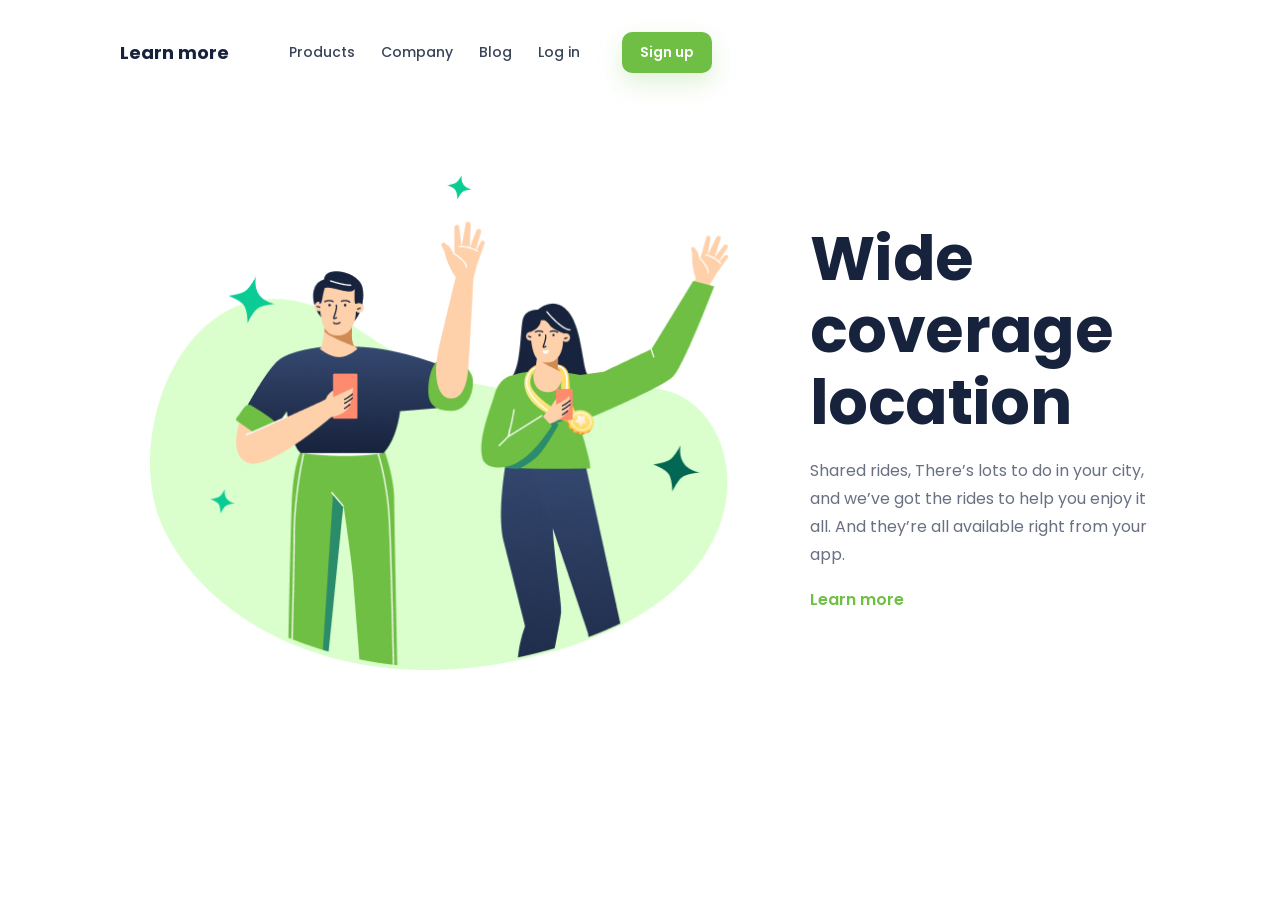
<file: index.html>
<!DOCTYPE html>
<html lang="pt-br">
<head>
  <meta charset="UTF-8" />
  <meta name="viewport" content="width=device-width, initial-scale=1.0" />
  <link rel="preconnect" href="https://fonts.googleapis.com">
  <link rel="preconnect" href="https://fonts.gstatic.com" crossorigin>
  <link href="https://fonts.googleapis.com/css2?family=Poppins:wght@400;500;700&display=swap" rel="stylesheet">
  <link rel="stylesheet" href="./styles.css" />
  <title>Wide coverage location</title>
</head>

<body>
  <header class="header">
    <div class="header__inner">
      <a class="logo" href="#">Learn more</a>

      <nav class="nav">
        <a class="nav__link" href="#">Products</a>
        <a class="nav__link" href="#">Company</a>
        <a class="nav__link" href="#">Blog</a>
        <a class="nav__link" href="#">Log in</a>
        <a class="btn btn--primary" href="#">Sign up</a>
      </nav>
    </div>
  </header>

  <main class="hero">
    <section class="hero__image">
      <img src="./illustration.png.jpg" alt="Ilustração">
    </section>

    <section class="hero__content">
      <h1>Wide coverage location</h1>
      <p>
        Shared rides, There’s lots to do in your city, and we’ve got the rides to help you enjoy it all.
        And they’re all available right from your app.
      </p>
      <a class="learn-more" href="#">Learn more</a>
    </section>
  </main>
</body>
</html>
</file>
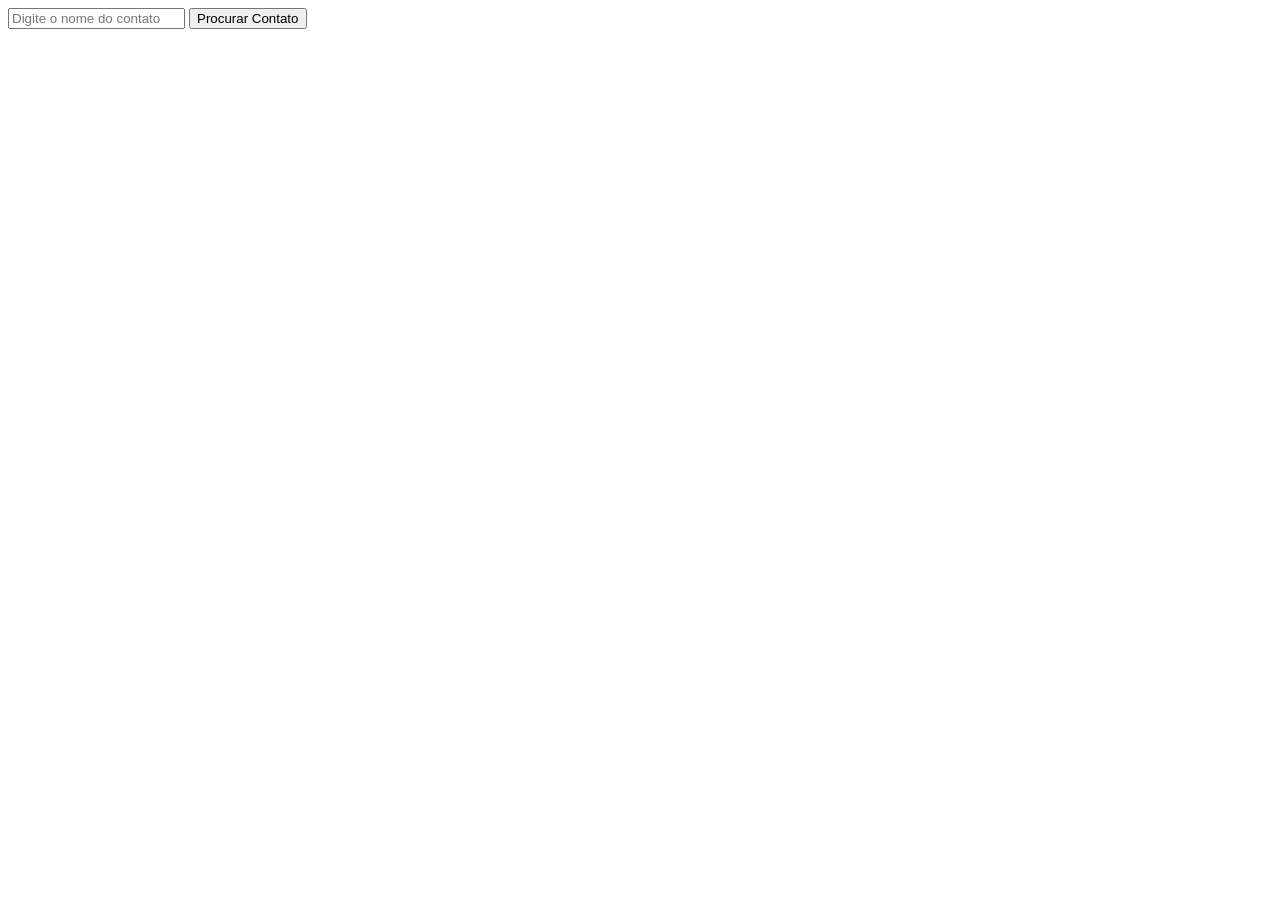
<file: For/index.html>
<!DOCTYPE html>
<html lang="pt-BR">

<head>
    <meta charset="UTF-8">
    <meta name="viewport" content="width=device-width, initial-scale=1.0">
    <title>Lista de Contatos</title>
</head>

<body>

    <input type="text" placeholder="Digite o nome do contato">

    <button onclick="search()">
        Procurar Contato
    </button>

    <p></p>

    <script src="script.js"></script>

</body>

</html>
</file>
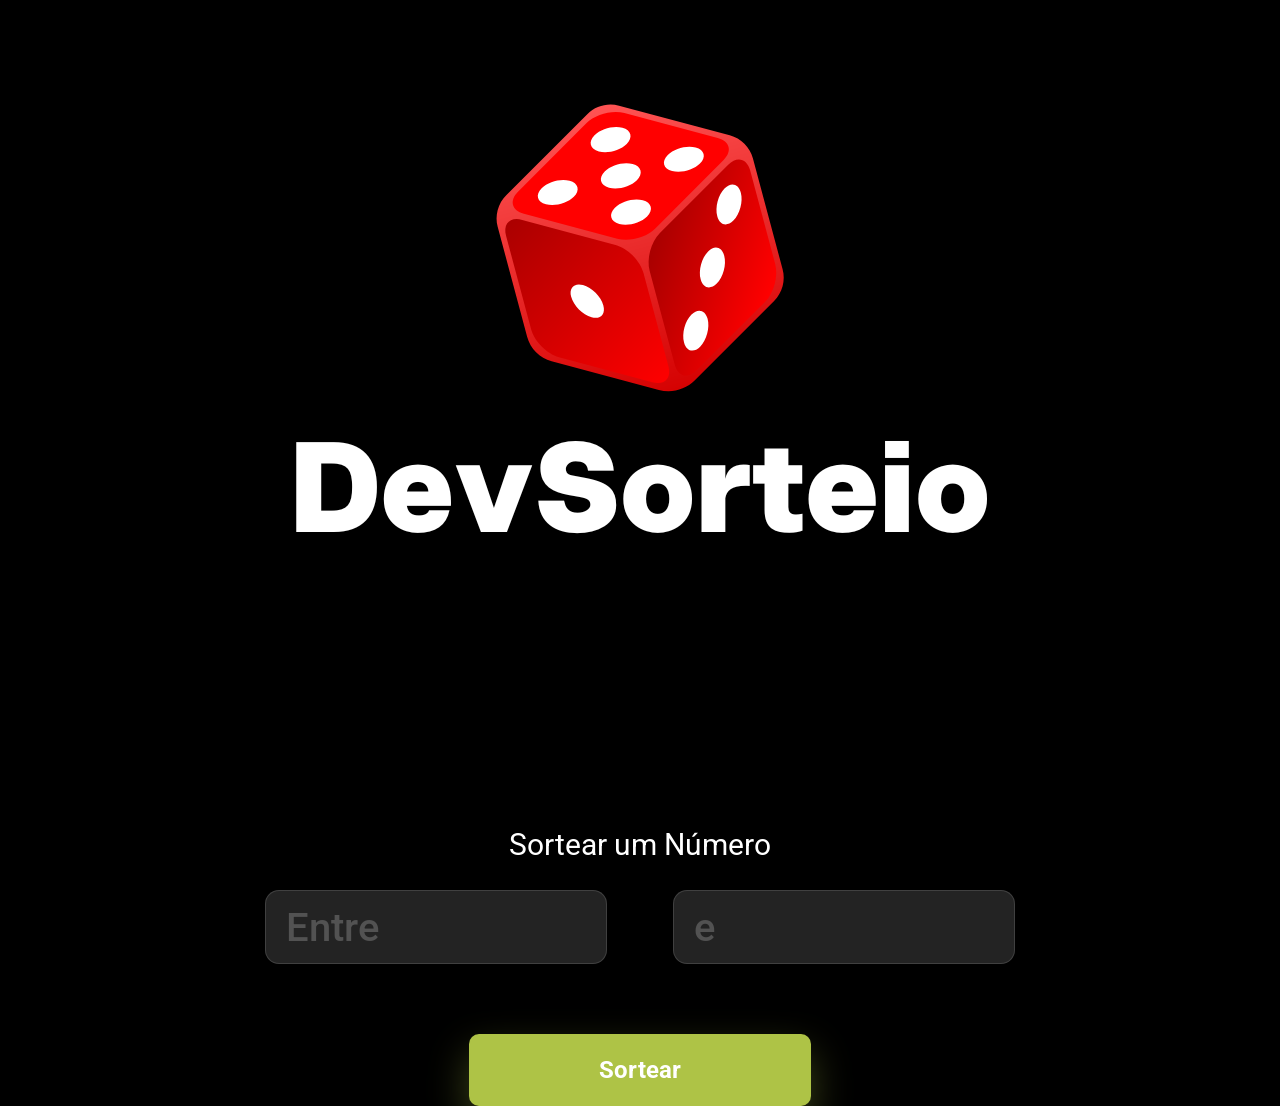
<file: Sorteador/index.html>
<!DOCTYPE html>
<html lang="pt-BR">
<head>
    <meta charset="UTF-8">
    <meta name="viewport" content="width=device-width, initial-scale=1.0">
    <link rel="stylesheet" href="./styles.css">
    <title>DevSorteio</title>
</head>
<body>

    <img src="./asents/DEVSORTEIO.png" alt="Logo do Sorteio">

    <h2>Sortear um Número</h2>

    <div>
        <input
            class="input-min"
            type="number"
            placeholder="Entre">
            
        <input
            class="input-max"
            type="number"
            placeholder="e">
    </div>

    <button onclick="generateNumber()">
        Sortear
    </button>

    <script src="./scripts.js"></script>

</body>
</html>
</file>
<file: styles.css>
/* RESET */
*{ margin:0; padding:0; box-sizing:border-box; }

:root{
  --font: "Poppins", system-ui, -apple-system, Segoe UI, Roboto, Arial, sans-serif;
  --text: #17233D;
  --muted: rgba(23,35,61,.65);

  --green: #6FBF44;
  --green-hover: #5aa83a;

  --page-max: 1440px;     /* frame do figma */
}

body{
  font-family: var(--font);
  color: var(--text);
  background:#fff;
}

a{ color: inherit; }

/* ===== LARGURA GERAL (igual frame, mas centralizado) ===== */
.header__inner,
.hero{
  width: min(var(--page-max), 100%);
  margin: 0 auto;
}

/* ===== HEADER (menu mais à esquerda, como figma) ===== */
.header{
  padding: 32px 0;
}

.header__inner{
  padding: 0 120px;               /* “respiro” lateral como no figma */
  display:flex;
  align-items:center;
  gap: 60px;
}

.logo{
  text-decoration:none;
  font-weight: 700;
  font-size: 18px;
}

/* Nav fica começando mais à esquerda (não colado na direita) */
.nav{
  display:flex;
  align-items:center;
  gap: 26px;
  flex-wrap: wrap;
}

.nav__link{
  text-decoration:none;
  font-weight: 500;
  font-size: 14px;
  opacity: .85;
}

.nav__link:hover{
  opacity: 1;
  text-decoration: underline;
}

/* Botão */
.btn{
  display:inline-flex;
  align-items:center;
  justify-content:center;
  text-decoration:none;

  padding: 10px 18px;
  border-radius: 10px;

  font-weight: 600;
  font-size: 14px;

  transition: transform .12s ease, background .12s ease, box-shadow .12s ease;
}

.btn--primary{
  background: var(--green);
  color:#fff;
  box-shadow: 0 10px 24px rgba(111,191,68,.22);
}

.btn--primary:hover{
  background: var(--green-hover);
  transform: translateY(-1px);
}

/* joga o botão para o final da linha */
.nav .btn--primary{
  margin-left: 16px;
}

/* ===== HERO (imagem com área limpa à esquerda + texto mais à direita) ===== */
.hero{
  padding: 70px 120px 90px;       /* igual sensação do figma */
  display:grid;
  grid-template-columns: 620px 1fr; /* imagem com largura fixa como no frame */
  align-items:center;
  column-gap: 70px;
}

.hero__image{
  display:flex;
  justify-content:flex-start;
  padding-left: 30px;             /* cria área “limpa” antes da imagem */
}

.hero__image img{
  width: 100%;
  max-width: 590px;
  height:auto;
  display:block;
}

/* Texto mais à direita (e não tão central) */
.hero__content{
  max-width: 520px;
  justify-self: start;
  margin-top: -10px;
}

.hero__content h1{
  font-size: 62px;
  line-height: 72px;
  letter-spacing: -0.6px;
}

.hero__content p{
  margin-top: 18px;
  color: var(--muted);
  font-size: 16px;
  line-height: 28px;
  max-width: 46ch;
}

.learn-more{
  display:inline-block;
  margin-top: 18px;
  color: var(--green);
  text-decoration:none;
  font-weight: 600;
}

.learn-more:hover{
  text-decoration: underline;
}

/* ===== RESPONSIVO (CELULAR): texto em cima e imagem embaixo ===== */
@media (max-width: 900px){
  .header__inner{
    padding: 0 22px;
    gap: 14px;
    flex-direction: column;
    align-items: flex-start;
  }

  .nav{
    width: 100%;
    gap: 12px;
  }

  .nav .btn--primary{
    margin-left: auto; /* botão vai pro canto direito no mobile */
  }

  .hero{
    padding: 28px 22px 50px;
    grid-template-columns: 1fr;
    row-gap: 22px;
  }

  .hero__content{
    order: 1;       /* texto primeiro */
    margin-top: 0;
    max-width: 100%;
  }

  .hero__image{
    order: 2;       /* imagem depois */
    padding-left: 0;
    justify-content:center;
  }

  .hero__image img{
    max-width: 360px;
  }

  .hero__content h1{
    font-size: 36px;
    line-height: 44px;
  }

  .hero__content p{
    font-size: 14px;
    line-height: 24px;
    max-width: 100%;
  }
}

/* Celulares bem pequenos */
@media (max-width: 420px){
  .hero__image img{ max-width: 300px; }
}
</file>
<file: Sorteador/styles.css>
@import url('https://fonts.googleapis.com/css2?family=Roboto:wght@400;700&display=swap');

* {
    margin: 0;
    padding: 0;
    outline: none;
    box-sizing: border-box;
    font-family: 'Roboto', sans-serif;
}

body {
    background: #000000;
    display: flex;
    align-items: center;
    justify-content: center;
    flex-direction: column;
    min-height: 100vh;
}

h2 {
    font-style: normal;
    font-weight: 400;
    font-size: 30px;
    line-height: 38px;
    color: #ffffff;
    text-align: center;
    margin-top: 126px;
    margin-bottom: 26px;
}

input {
    background: rgba(255, 255, 255, 0.2);
    border: 1px solid rgba(255, 255, 255, 0.2);
    border-radius: 14px;
    height: 74px;
    width: 342px;
    padding-left: 20px;
    font-weight: 500;
    font-size: 40px;
    line-height: 47px;
    color: #ffffff;
    opacity: 0.7;
}

.input-min {
    margin-right: 62px;
}

button {
    background: #AEC346;
    box-shadow: 0px 18px 40px rgba(174, 195, 70, 0.35);
    border-radius: 10px;
    width: 342px;
    height: 72px;
    color: #ffffff;
    font-size: 24px;   /* Aumenta o tamanho da letra */
    font-weight: 700;  /* Deixa a letra mais grossa */
    margin-top: 70px;
    border: none;
    cursor: pointer;
}

button:hover {
    opacity: 0.9;
}

button:active {
    opacity: 0.8;
}
</file>
